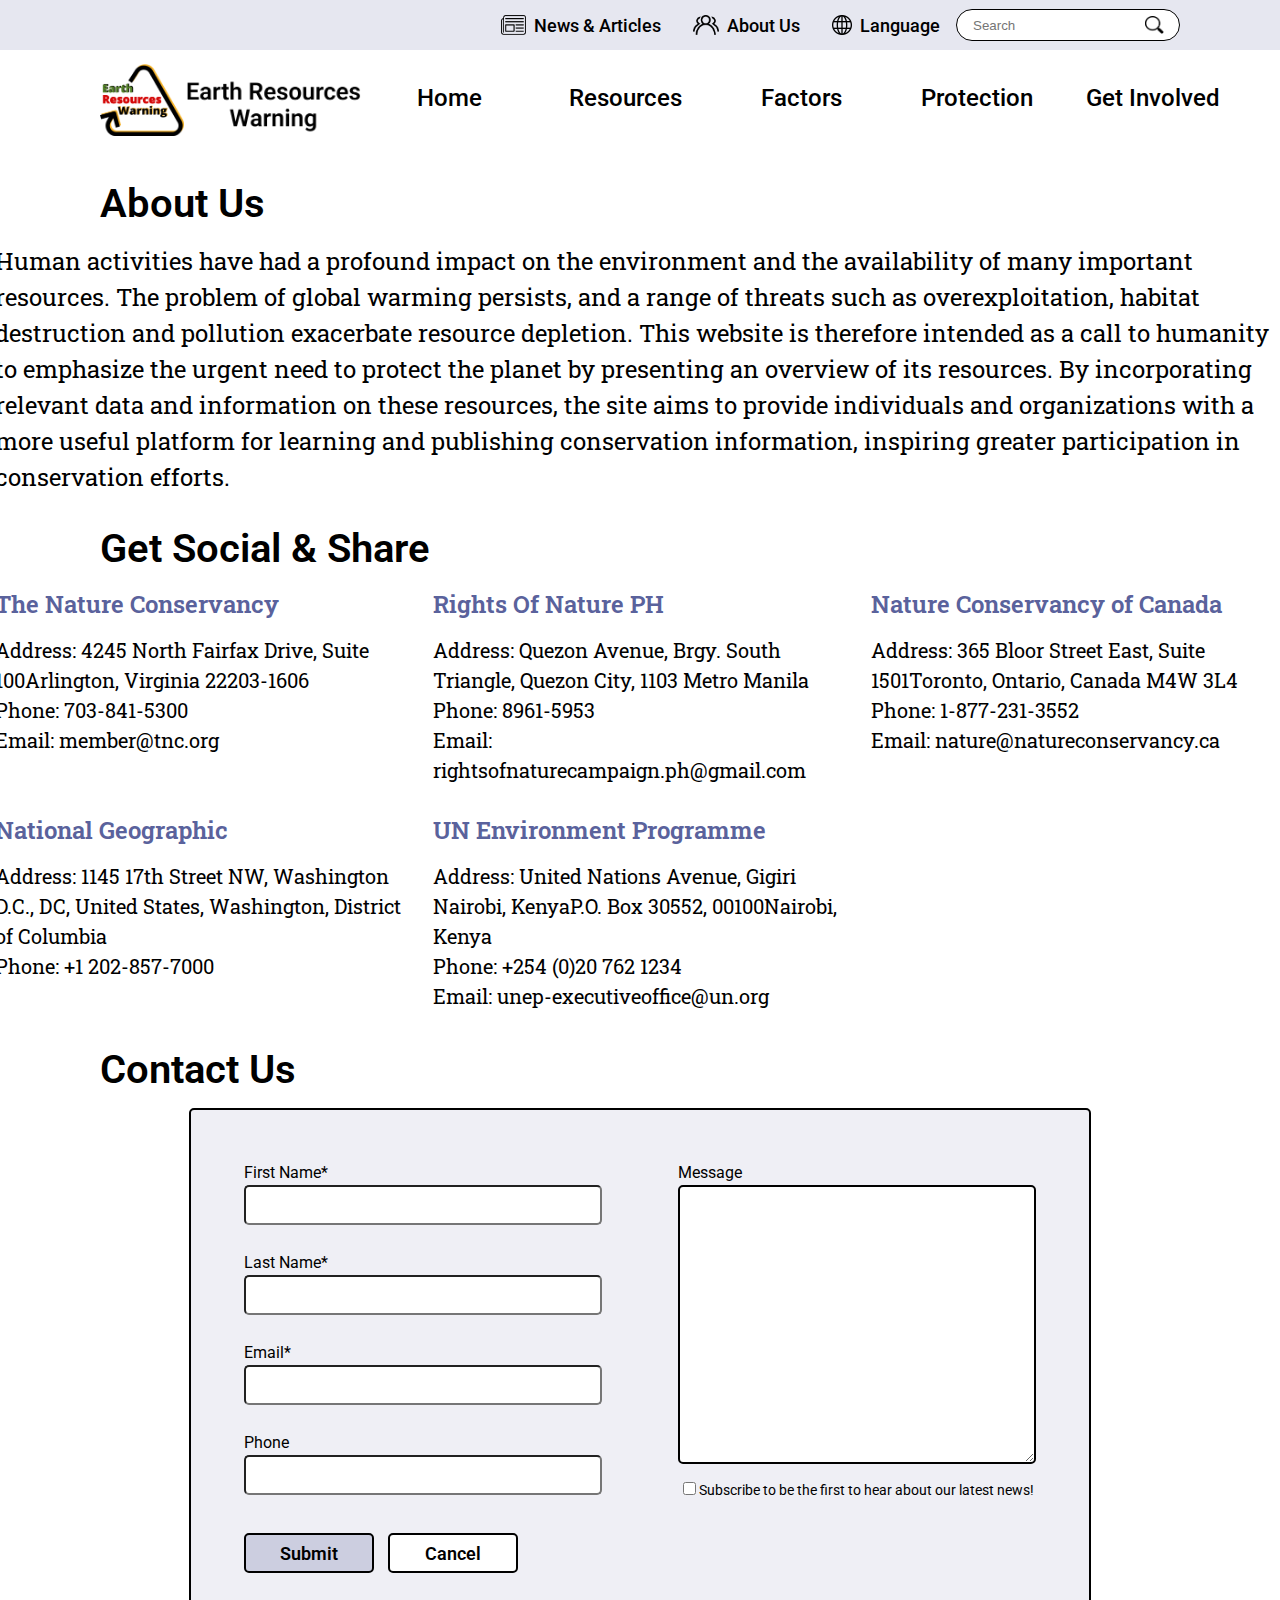
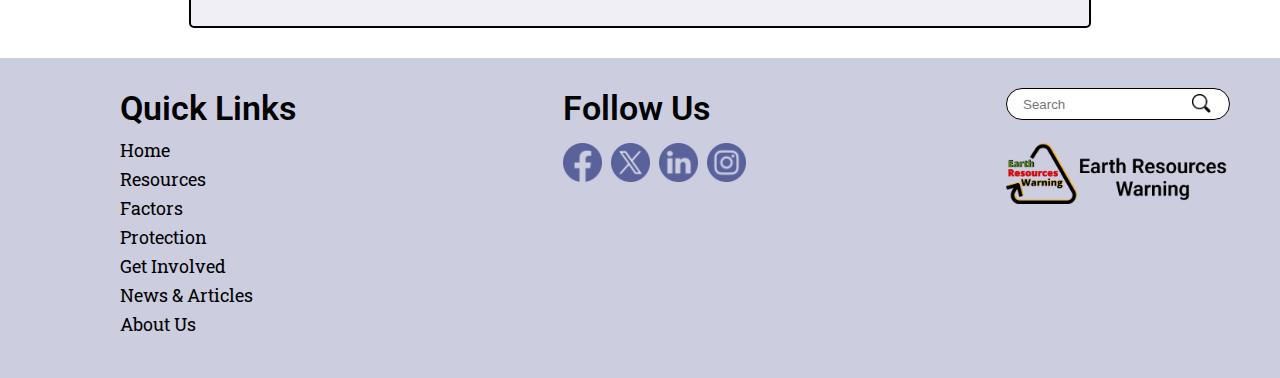
<file: aboutUs.html>
<!DOCTYPE html>
<html lang="en">

<head>
  <meta charset="UTF-8">
  <meta name="viewport" content="width=device-width, initial-scale=1.0">
  <title>Get Involved</title>
  <link rel="stylesheet" href="./global.css">
  <link rel="stylesheet" href="./getInvolved.css">
  <link rel="stylesheet" href="./aboutUs.css">
  <link rel="preconnect" href="https://fonts.googleapis.com">
  <link rel="preconnect" href="https://fonts.gstatic.com" crossorigin>
  <link
    href="https://fonts.googleapis.com/css2?family=Roboto+Slab:wght@400;500;600;700;800;900&family=Roboto:wght@300;400;500;700;900&display=swap"
    rel="stylesheet">
  <script defer src="./global.js"></script>
</head>

<body>
  <!-- header -->
  <header>
    <!-- top-nav -->
    <div class="top-nav">
      <div class="sub-navbar">
        <a href="./news.html"><img class="top-button" src="./images/newsButton.png" alt="newsButton">News & Articles</a>
        <a href="./aboutUs.html"><img class="top-button" src="./images/aboutUsButton.png" alt="aboutUsButton">About
          Us</a>
        <div class="dropdown">
          <button class="Language"><a href="#"><img class="top-button" id="languageButton"
                src="./images/languageButton.png" alt="languageButton">Language
              <i class="fa fa-caret-down"></i></a>
          </button>
          <div class="dropdown-content">
            <a href="#">English</a>
            <a href="#">French</a>
            <a href="#">Chinese</a>
            <a href="#">Spanish</a>
          </div>
        </div>
        <!-- searchForm -->
        <form id="searchForm">
          <input class="search-form" type="text" id="search-input" placeholder="Search">
          <img class="search-button" src="./images/searchButton.png" alt="searchButton">
        </form>
      </div>
    </div>
    <!-- nav -->
    <nav>
      <a href="./index.html"><img id="nav-logo" src="./images/logo.png" alt="logo"></a>
      <ul>
        <li><a href="./index.html" class="nav-title">Home</a></li>
        <li><a href="./resources.html" class="nav-title">Resources</a></li>
        <li><a href="./factors.html" class="nav-title">Factors</a></li>
        <li><a href="./protection.html" class="nav-title">Protection</a></li>
        <li><a href="./getInvolved.html" class="nav-title">Get Involved</a></li>
      </ul>
    </nav>
  </header>
  <!-- main -->
  <main>
    <!-- About Us -->
    <div class="bigbox-resources">
      <h1 class="title">About Us</h1>
      <div id="aboutUs">
        <div class="aboutUs">
          <p class="aboutUs-text">Human activities have had a profound impact on the environment and the availability of
            many important resources. The problem of global warming persists, and a range of threats such as
            overexploitation, habitat destruction and pollution exacerbate resource depletion. This website is therefore
            intended as a call to humanity to emphasize the urgent need to protect the planet by presenting an overview
            of its resources. By incorporating relevant data and information on these resources, the site aims to
            provide individuals and organizations with a more useful platform for learning and publishing conservation
            information, inspiring greater participation in conservation efforts.</p>
        </div>
      </div>
      <!-- Get Social & Share -->
      <h1 class="title">Get Social & Share</h1>
      <div id="getSocial">
        <div class="getSocial">
          <p class="getSocial-title">The Nature Conservancy</p>
          <p class="getSocial-text">Address: 4245 North Fairfax Drive, Suite 100Arlington, Virginia 22203-1606<br>Phone:
            703-841-5300<br>Email: member@tnc.org</p>
        </div>
        <div class="getSocial">
          <p class="getSocial-title">Rights Of Nature PH</p>
          <p class="getSocial-text">Address: Quezon Avenue, Brgy. South Triangle, Quezon City, 1103 Metro
            Manila<br>Phone: 8961-5953<br>Email: rightsofnaturecampaign.ph@gmail.com</p>
        </div>
        <div class="getSocial">
          <p class="getSocial-title">Nature Conservancy of Canada</p>
          <p class="getSocial-text">Address: 365 Bloor Street East, Suite 1501Toronto, Ontario, Canada M4W 3L4<br>Phone:
            1-877-231-3552<br>Email: nature@natureconservancy.ca</p>
        </div>
        <div class="getSocial">
          <p class="getSocial-title">National Geographic</p>
          <p class="getSocial-text">Address: 1145 17th Street NW, Washington D.C., DC, United States, Washington,
            District of Columbia<br>Phone: +1 202-857-7000</p>
        </div>
        <div class="getSocial">
          <p class="getSocial-title">UN Environment Programme</p>
          <p class="getSocial-text">Address: United Nations Avenue, Gigiri Nairobi, KenyaP.O. Box 30552, 00100Nairobi,
            Kenya<br>Phone: +254 (0)20 762 1234<br>Email: unep-executiveoffice@un.org</p>
        </div>
      </div>
    </div>
    <!-- Contact Us -->
    <h1 class="title">Contact Us</h1>
    <div id="form-contant">
      <div id="contactus">
        <div class="contact-left">
          <form action="#" method="post">
            <label for="firstName">
              First Name*
            </label>
            <input type="text" id="firstName" name="firstName" required>
            <label for="lastName">
              Last Name*
            </label>
            <input type="text" id="lastName" name="lastName" required>
            <label for="email">
              Email*
            </label>
            <input type="email" id="email" name="email" required>
            <label for="phone">
              Phone
            </label>
            <input type="number" id="phone" name="phone" required>
            <br>
            <button class="form-button submit">Submit</button>
            <button class="form-button cancel">Cancel</button>
          </form>
        </div>
        <div class="contact-right">
          <form action="#">
            <label for="message">Message</label>
            <textarea id="message" name="message" rows="4" required></textarea>
          </form>
          <form class="subscribe" action="#">
            <input type="checkbox" id="Subscribe" name="Subscribe" value="Subscribe">
            <label id="subscribe" for="Subscribe">Subscribe to be the first to hear about our latest news!</label>
          </form>
        </div>
      </div>
    </div>

  </main>
  <!-- footer -->
  <footer id="footer">
    <div class="footer1">
      <h1 class="footer-title">Quick Links</h1>
      <a class="quick-title" href="./index.html">Home</a>
      <a class="quick-title" href="./resources.html">Resources</a>
      <a class="quick-title" href="./factors.html">Factors</a>
      <a class="quick-title" href="./protection.html">Protection</a>
      <a class="quick-title" href="./getInvolved.html">Get Involved</a>
      <a class="quick-title" href="./news.html">News & Articles</a>
      <a class="quick-title" href="./aboutUs.html">About Us</a>
    </div>
    <div class="footer2">
      <h1 class="footer-title">Follow Us</h1>
      <a class="follow-logo" target="_blank" href="https://www.facebook.com/"><img src="./images/facebook.png"
          alt="facebook"></a>
      <a class="follow-logo" target="_blank" href="https://twitter.com/"><img src="./images/twitter.png"
          alt="twitter"></a>
      <a class="follow-logo" target="_blank" href="https://www.linkedin.com/"><img src="./images/linkedin.png"
          alt="linkedin"></a>
      <a class="follow-logo" target="_blank" href="https://www.instagram.com/"><img src="./images/instagram.png"
          alt="instagram"></a>
    </div>
    <div class="footer3">
      <!-- searchForm -->
      <form>
        <input class="search-form" type="text" id="footer-searchForm" placeholder="Search">
        <img class="footer-search" src="./images/searchButton.png" alt="searchButton">
      </form>
      <a href="./index.html"><img class="footer-logo" src="./images/logo.png" alt="footer-logo"></a>
    </div>
  </footer>
  <img onclick="topFunction()" id="gototop" class="top" src="./images/top.png" alt="gototop">
</body>

</html>
</file>
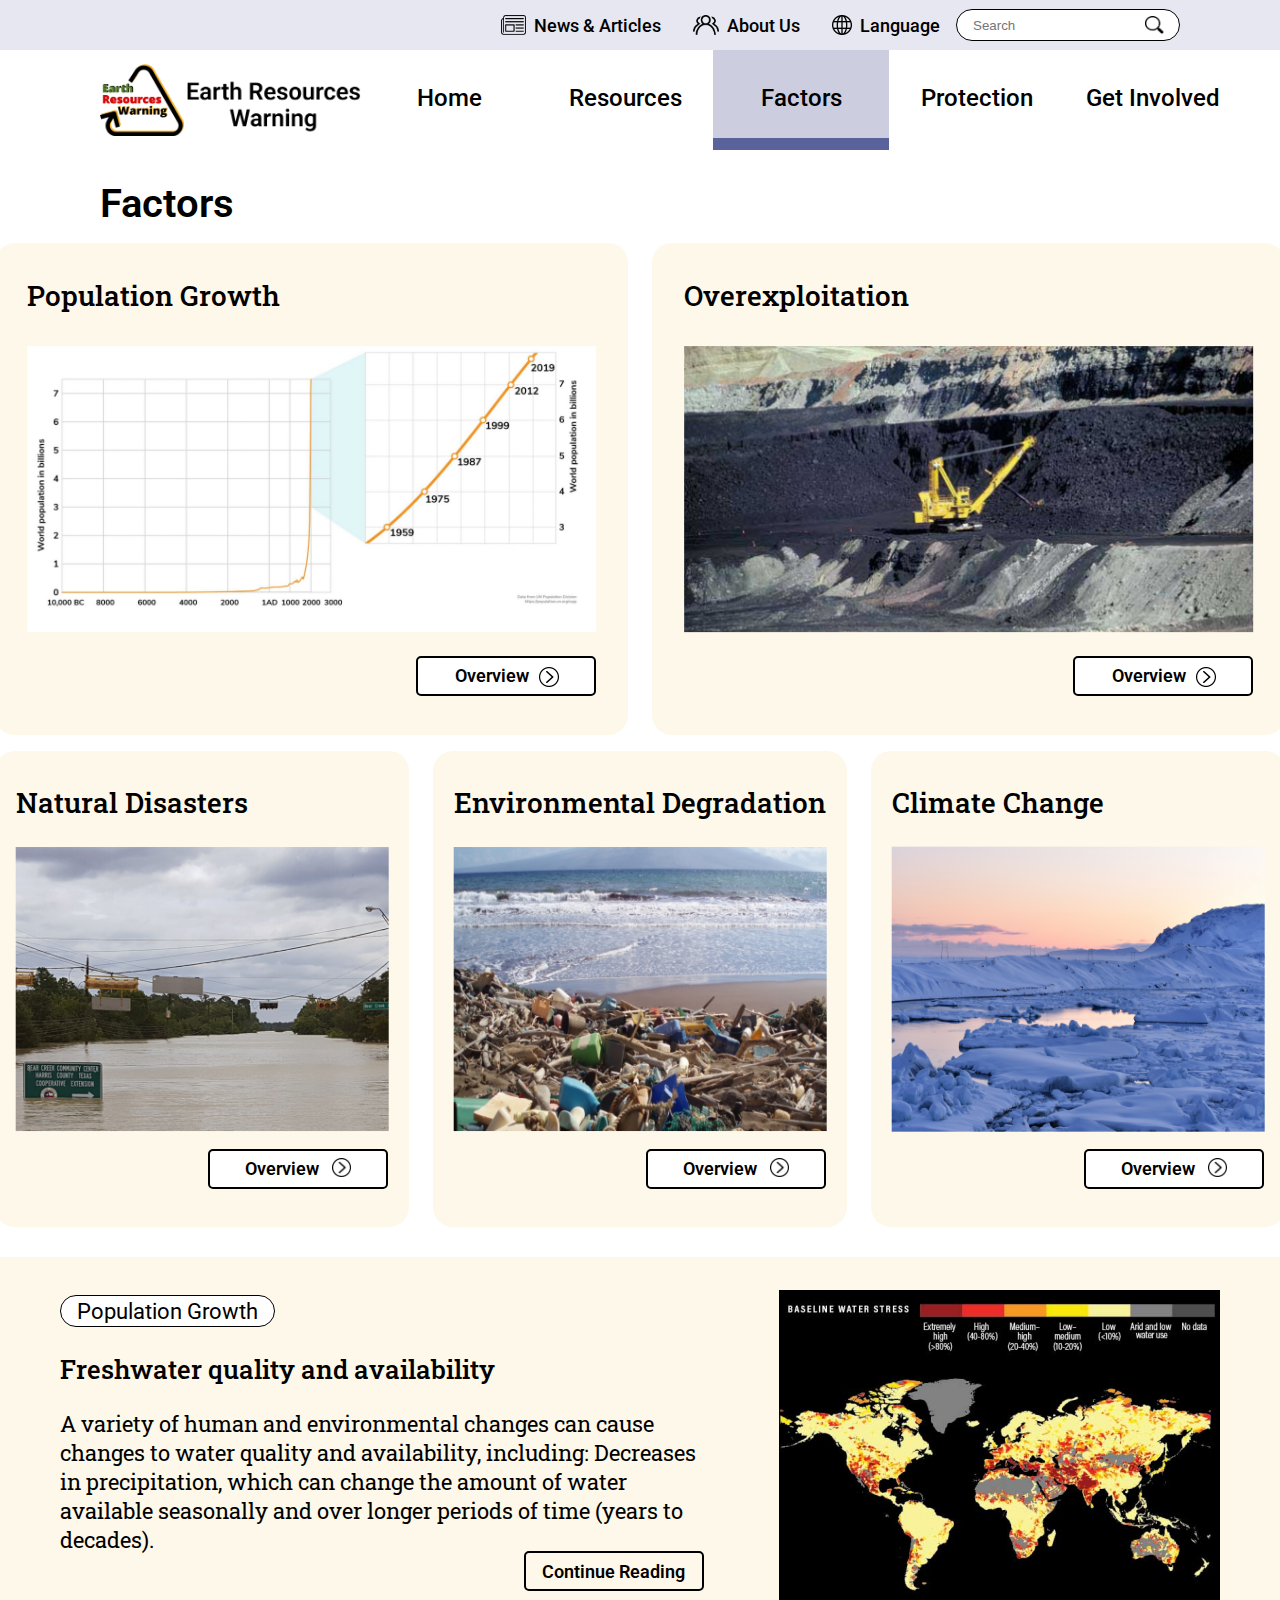
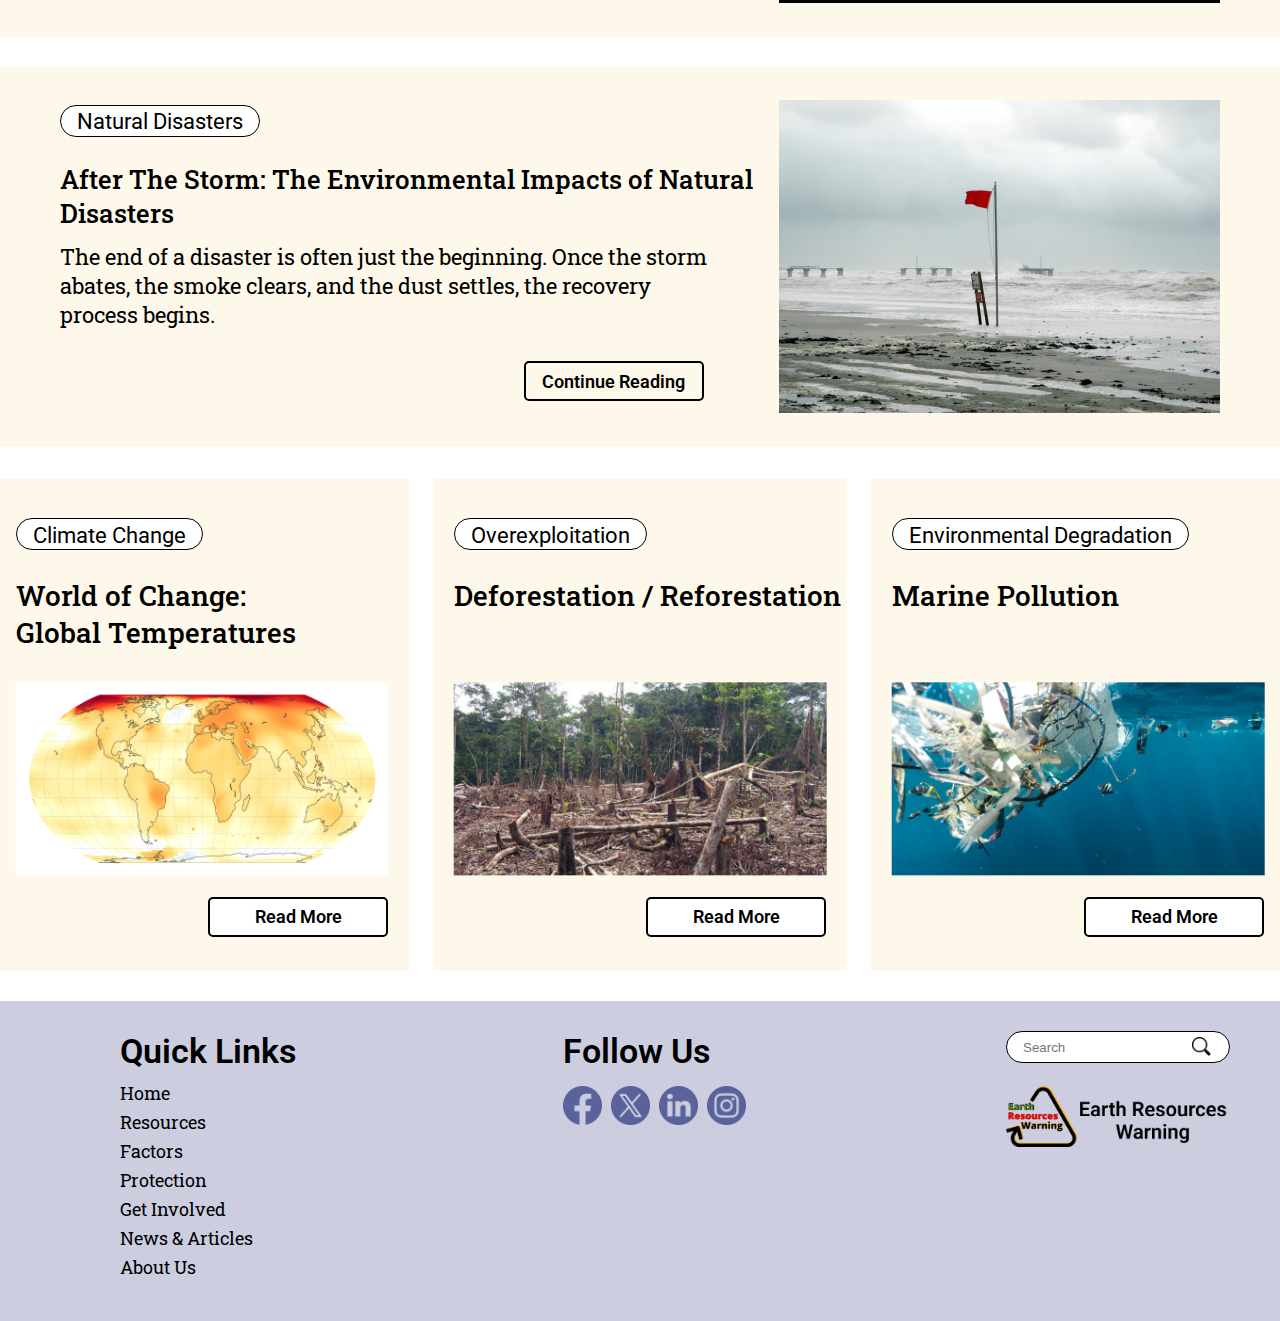
<file: factors.html>
<!DOCTYPE html>
<html lang="en">

<head>
  <meta charset="UTF-8">
  <meta name="viewport" content="width=device-width, initial-scale=1.0">
  <title>Factors</title>
  <link rel="stylesheet" href="./global.css">
  <link rel="stylesheet" href="./resources.css">
  <link rel="stylesheet" href="./factors.css">
  <link rel="preconnect" href="https://fonts.googleapis.com">
  <link rel="preconnect" href="https://fonts.gstatic.com" crossorigin>
  <link
    href="https://fonts.googleapis.com/css2?family=Roboto+Slab:wght@400;500;600;700;800;900&family=Roboto:wght@300;400;500;700;900&display=swap"
    rel="stylesheet">
  <script defer src="./global.js"></script>
</head>

<body>
  <!-- header -->
  <header>
    <!-- top-nav -->
    <div class="top-nav">
      <div class="sub-navbar">
        <a href="./news.html"><img class="top-button" src="./images/newsButton.png" alt="newsButton">News & Articles</a>
        <a href="./aboutUs.html"><img class="top-button" src="./images/aboutUsButton.png" alt="aboutUsButton">About
          Us</a>
        <div class="dropdown">
          <button class="Language"><a href="#"><img class="top-button" id="languageButton"
                src="./images/languageButton.png" alt="languageButton">Language
              <i class="fa fa-caret-down"></i></a>
          </button>
          <div class="dropdown-content">
            <a href="#">English</a>
            <a href="#">French</a>
            <a href="#">Chinese</a>
            <a href="#">Spanish</a>
          </div>
        </div>
        <!-- searchForm -->
        <form id="searchForm">
          <input class="search-form" type="text" id="search-input" placeholder="Search">
          <img class="search-button" src="./images/searchButton.png" alt="searchButton">
        </form>
      </div>
    </div>
    <!-- nav -->
    <nav>
      <a href="./index.html"><img id="nav-logo" src="./images/logo.png" alt="logo"></a>
      <ul>
        <li><a href="./index.html" class="nav-title">Home</a></li>
        <li><a href="./resources.html" class="nav-title">Resources</a></li>
        <li class="nav-active nav-title"><a href="./3.factors.html">Factors</a></li>
        <li><a href="./protection.html" class="nav-title">Protection</a></li>
        <li><a href="./getInvolved.html" class="nav-title">Get Involved</a></li>
      </ul>
    </nav>
  </header>
  <!-- main -->
  <main>
    <div class="bigbox-factors">
      <!-- Factors*2 -->
      <h1 class="title">Factors</h1>
      <div id="factors-2">
        <!-- Factors1 -->
        <div class="factors-item-2">
          <p class="factors-title-2">Population Growth</p>
          <img class="factors-img-2" src="./images/factors4.png" alt="factors4">
          <button class="overview-button-2">
            <span class="overview-2">Overview</span>
            <img class="overview-arrow-2" src="./images/overview-arrow.png" alt="overview-arrow">
          </button>
        </div>
        <!-- Factors2 -->
        <div class="factors-item-2">
          <p class="factors-title-2">Overexploitation</p>
          <img class="factors-img-2" src="./images/factors5.png" alt="factors5">
          <button class="overview-button-2">
            <span class="overview-2">Overview</span>
            <img class="overview-arrow-2" src="./images/overview-arrow.png" alt="overview-arrow">
          </button>
        </div>
      </div>
      <!-- Factors*3 -->
      <div id="factors">
        <!-- Factors3 -->
        <div class="factors-item">
          <p class="factors-title">Natural Disasters</p>
          <img class="factors-img" src="./images/factors1.png" alt="factors1">
          <button class="overview-button">
            <span class="overview">Overview</span>
            <img class="overview-arrow" src="./images/overview-arrow.png" alt="overview-arrow">
          </button>
        </div>
        <!-- Factors4 -->
        <div class="factors-item">
          <p class="factors-title">Environmental Degradation</p>
          <img class="factors-img" src="./images/factors2.png" alt="factors2">
          <button class="overview-button">
            <span class="overview">Overview</span>
            <img class="overview-arrow" src="./images/overview-arrow.png" alt="overview-arrow">
          </button>
        </div>
        <!-- Factors5 -->
        <div class="factors-item">
          <p class="factors-title">Climate Change</p>
          <img class="factors-img" src="./images/factors3.png" alt="factors3">
          <button class="overview-button">
            <span class="overview">Overview</span>
            <img class="overview-arrow" src="./images/overview-arrow.png" alt="overview-arrow">
          </button>
        </div>
      </div>
      <!-- factors-long -->
      <!-- factors-long-1 -->
      <div id="factors-long">
        <div class="factors-long">
          <div class="box-label factors-label">
            Population Growth
          </div>
          <p class="factors-long-title">Freshwater quality and availability</p>
          <p class="factors-long-text">A variety of human and environmental changes can cause changes to water quality
            and availability, including: Decreases in precipitation, which can change the amount of water available
            seasonally and over longer periods of time (years to decades).</p>
          <button class="factors-continue-button">Continue Reading</button>
          <img src="./images/factors6.png" alt="Freshwater quality and availability">
        </div>
      </div>
      <!-- factors-long-2 -->
      <div id="factors-long2">
        <div class="factors-long">
          <div class="box-label factors-label">
            Natural Disasters
          </div>
          <p class="factors-long-title">After The Storm: The Environmental Impacts of Natural Disasters</p>
          <p class="factors-long-text2">The end of a disaster is often just the beginning. Once the storm abates, the
            smoke clears, and the dust settles, the recovery process begins.</p>
          <button class="factors-continue-button">Continue Reading</button>
          <img src="./images/factors7.png" alt="After The Storm">
        </div>
      </div>
      <!-- factors-short -->
      <div id="factors-short">
        <!-- factors-short-1 -->
        <div class="factors-short">
          <div class="box-label factors-short-label">
            Climate Change
          </div>
          <p class="factors-short-title">World of Change: <br>Global Temperatures</p>
          <img src="./images/factors8.png" alt="Global Temperatures">
          <button class="factors-readmore-button">Read More</button>
        </div>
        <!-- factors-short-2 -->
        <div class="factors-short">
          <div class="box-label factors-short-label">
            Overexploitation
          </div>
          <p class="factors-short-title">Deforestation / Reforestation</p>
          <img src="./images/factors9.png" alt="Deforestation / Reforestation">
          <button class="factors-readmore-button">Read More</button>
        </div>
        <!-- factors-short-3 -->
        <div class="factors-short">
          <div class="box-label factors-short-label">
            Environmental Degradation
          </div>
          <p class="factors-short-title">Marine Pollution</p>
          <img src="./images/factors10.png" alt="Marine Pollution">
          <button class="factors-readmore-button">Read More</button>
        </div>
      </div>
    </div>
  </main>
  <!-- footer -->
  <footer id="footer">
    <div class="footer1">
      <h1 class="footer-title">Quick Links</h1>
      <a class="quick-title" href="./index.html">Home</a>
      <a class="quick-title" href="./resources.html">Resources</a>
      <a class="quick-title" href="./factors.html">Factors</a>
      <a class="quick-title" href="./protection.html">Protection</a>
      <a class="quick-title" href="./getInvolved.html">Get Involved</a>
      <a class="quick-title" href="./news.html">News & Articles</a>
      <a class="quick-title" href="./aboutUs.html">About Us</a>
    </div>
    <div class="footer2">
      <h1 class="footer-title">Follow Us</h1>
      <a class="follow-logo" target="_blank" href="https://www.facebook.com/"><img src="./images/facebook.png"
          alt="facebook"></a>
      <a class="follow-logo" target="_blank" href="https://twitter.com/"><img src="./images/twitter.png"
          alt="twitter"></a>
      <a class="follow-logo" target="_blank" href="https://www.linkedin.com/"><img src="./images/linkedin.png"
          alt="linkedin"></a>
      <a class="follow-logo" target="_blank" href="https://www.instagram.com/"><img src="./images/instagram.png"
          alt="instagram"></a>
    </div>
    <div class="footer3">
      <!-- searchForm -->
      <form>
        <input class="search-form" type="text" id="footer-searchForm" placeholder="Search">
        <img class="footer-search" src="./images/searchButton.png" alt="searchButton">
      </form>
      <a href="./index.html"><img class="footer-logo" src="./images/logo.png" alt="footer-logo"></a>
    </div>
  </footer>
  <img onclick="topFunction()" id="gototop" class="top" src="./images/top.png" alt="gototop">
</body>

</html>
</file>
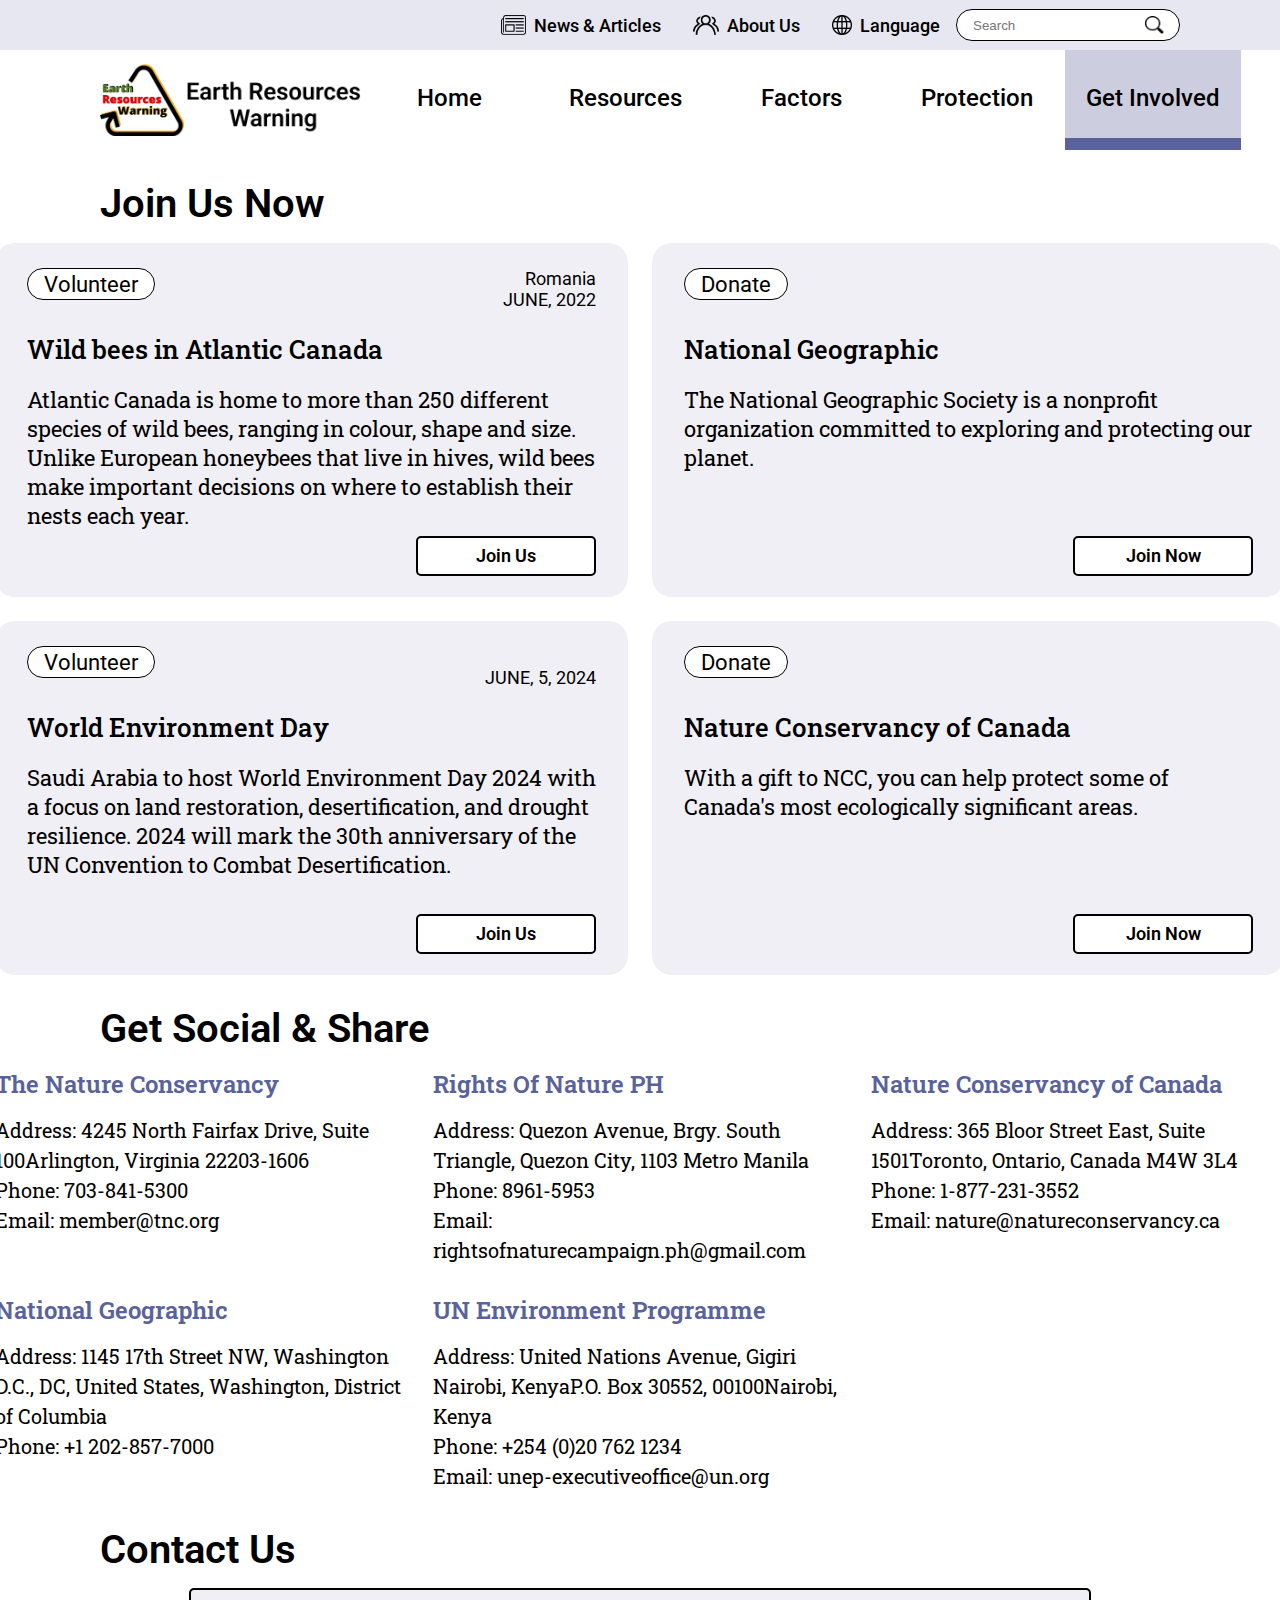
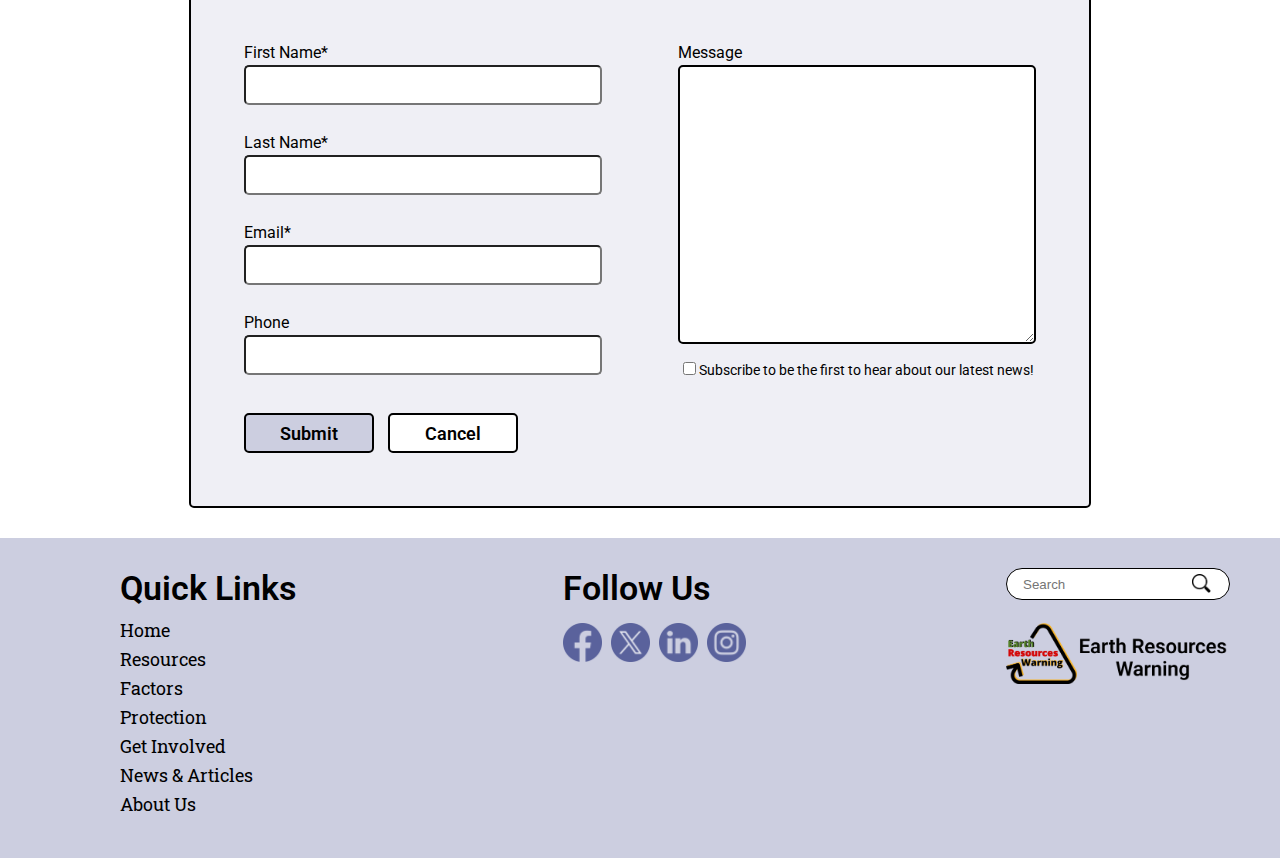
<file: getInvolved.html>
<!DOCTYPE html>
<html lang="en">

<head>
  <meta charset="UTF-8">
  <meta name="viewport" content="width=device-width, initial-scale=1.0">
  <title>Get Involved</title>
  <link rel="stylesheet" href="./global.css">
  <link rel="stylesheet" href="./getInvolved.css">
  <link rel="preconnect" href="https://fonts.googleapis.com">
  <link rel="preconnect" href="https://fonts.gstatic.com" crossorigin>
  <link
    href="https://fonts.googleapis.com/css2?family=Roboto+Slab:wght@400;500;600;700;800;900&family=Roboto:wght@300;400;500;700;900&display=swap"
    rel="stylesheet">
  <script defer src="./global.js"></script>
</head>

<body>
  <!-- header -->
  <header>
    <!-- top-nav -->
    <div class="top-nav">
      <div class="sub-navbar">
        <a href="./news.html"><img class="top-button" src="./images/newsButton.png" alt="newsButton">News & Articles</a>
        <a href="./aboutUs.html"><img class="top-button" src="./images/aboutUsButton.png" alt="aboutUsButton">About
          Us</a>
        <div class="dropdown">
          <button class="Language"><a href="#"><img class="top-button" id="languageButton"
                src="./images/languageButton.png" alt="languageButton">Language
              <i class="fa fa-caret-down"></i></a>
          </button>
          <div class="dropdown-content">
            <a href="#">English</a>
            <a href="#">French</a>
            <a href="#">Chinese</a>
            <a href="#">Spanish</a>
          </div>
        </div>
        <!-- searchForm -->
        <form id="searchForm">
          <input class="search-form" type="text" id="search-input" placeholder="Search">
          <img class="search-button" src="./images/searchButton.png" alt="searchButton">
        </form>
      </div>
    </div>
    <!-- nav -->
    <nav>
      <a href="./index.html"><img id="nav-logo" src="./images/logo.png" alt="logo"></a>
      <ul>
        <li><a href="./index.html" class="nav-title">Home</a></li>
        <li><a href="./resources.html" class="nav-title">Resources</a></li>
        <li><a href="./factors.html" class="nav-title">Factors</a></li>
        <li><a href="./protection.html" class="nav-title">Protection</a></li>
        <li class="nav-active nav-title"><a href="./getInvolved.html">Get Involved</a></li>
      </ul>
    </nav>
  </header>
  <!-- main -->
  <main>
    <!-- Join Us Now -->
    <div class="big-getInvolved">
      <h1 class="title">Join Us Now</h1>
      <div id="getInvolved">
        <!-- getInvolved1 -->
        <div class="getInvolved1">
          <div class="box-label takeaction-label">
            Volunteer
          </div>
          <p class="date">
            Romania
            <br>JUNE, 2022
          </p>
          <p class="getInvolved-title">Wild bees in Atlantic Canada</p>
          <p class="getInvolved-text">Atlantic Canada is home to more than 250 different species of wild bees, ranging
            in colour, shape and size. Unlike European honeybees that live in hives, wild bees make important decisions
            on where to establish their nests each year.</p>
          <button class="joinus-button">
            Join Us
          </button>
        </div>
        <!-- getInvolved2 -->
        <div class="getInvolved1">
          <div class="box-label takeaction-label">
            Donate
          </div>
          <p class="date">

            <br>
          </p>
          <p class="getInvolved-title">National Geographic</p>
          <p class="getInvolved-text">The National Geographic Society is a nonprofit organization committed to exploring
            and protecting our planet.</p>
          <button class="joinus-button">
            Join Now
          </button>
        </div>
        <!-- getInvolved3 -->
        <div class="getInvolved1">
          <div class="box-label takeaction-label">
            Volunteer
          </div>
          <p class="date">

            <br>JUNE, 5, 2024
          </p>
          <p class="getInvolved-title">World Environment Day</p>
          <p class="getInvolved-text">Saudi Arabia to host World Environment Day 2024 with a focus on land restoration,
            desertification, and drought resilience. 2024 will mark the 30th anniversary of the UN Convention to Combat
            Desertification.</p>
          <button class="joinus-button">
            Join Us
          </button>
        </div>
        <!-- getInvolved4 -->
        <div class="getInvolved1">
          <div class="box-label takeaction-label">
            Donate
          </div>
          <p class="date">

            <br>
          </p>
          <p class="getInvolved-title">Nature Conservancy of Canada</p>
          <p class="getInvolved-text">With a gift to NCC, you can help protect some of Canada's most ecologically
            significant areas.</p>
          <button class="joinus-button">
            Join Now
          </button>
        </div>
      </div>
      <!-- Get Social & Share -->
      <h1 class="title">Get Social & Share</h1>
      <div id="getSocial">
        <div class="getSocial">
          <p class="getSocial-title">The Nature Conservancy</p>
          <p class="getSocial-text">Address: 4245 North Fairfax Drive, Suite 100Arlington, Virginia 22203-1606<br>Phone:
            703-841-5300<br>Email: member@tnc.org</p>
        </div>
        <div class="getSocial">
          <p class="getSocial-title">Rights Of Nature PH</p>
          <p class="getSocial-text">Address: Quezon Avenue, Brgy. South Triangle, Quezon City, 1103 Metro
            Manila<br>Phone: 8961-5953<br>Email: rightsofnaturecampaign.ph@gmail.com</p>
        </div>
        <div class="getSocial">
          <p class="getSocial-title">Nature Conservancy of Canada</p>
          <p class="getSocial-text">Address: 365 Bloor Street East, Suite 1501Toronto, Ontario, Canada M4W 3L4<br>Phone:
            1-877-231-3552<br>Email: nature@natureconservancy.ca</p>
        </div>
        <div class="getSocial">
          <p class="getSocial-title">National Geographic</p>
          <p class="getSocial-text">Address: 1145 17th Street NW, Washington D.C., DC, United States, Washington,
            District of Columbia<br>Phone: +1 202-857-7000</p>
        </div>
        <div class="getSocial">
          <p class="getSocial-title">UN Environment Programme</p>
          <p class="getSocial-text">Address: United Nations Avenue, Gigiri Nairobi, KenyaP.O. Box 30552, 00100Nairobi,
            Kenya<br>Phone: +254 (0)20 762 1234<br>Email: unep-executiveoffice@un.org</p>
        </div>
      </div>
    </div>
    <!-- Contact Us -->
    <h1 class="title">Contact Us</h1>
    <div id="form-contant">
      <div id="contactus">
        <div class="contact-left">
          <form action="#" method="post">
            <label for="firstName">
              First Name*
            </label>
            <input type="text" id="firstName" name="firstName" required>
            <label for="lastName">
              Last Name*
            </label>
            <input type="text" id="lastName" name="lastName" required>
            <label for="email">
              Email*
            </label>
            <input type="email" id="email" name="email" required>
            <label for="phone">
              Phone
            </label>
            <input type="number" id="phone" name="phone" required>
            <br>
            <button class="form-button submit">Submit</button>
            <button class="form-button cancel">Cancel</button>
          </form>
        </div>
        <div class="contact-right">
          <form action="#">
            <label for="message">Message</label>
            <textarea id="message" name="message" rows="4" required></textarea>
          </form>
          <form class="subscribe" action="#">
            <input type="checkbox" id="Subscribe" name="Subscribe" value="Subscribe">
            <label id="subscribe" for="Subscribe">Subscribe to be the first to hear about our latest news!</label>
          </form>
        </div>
      </div>
    </div>
  </main>
  <!-- footer -->
  <footer id="footer">
    <div class="footer1">
      <h1 class="footer-title">Quick Links</h1>
      <a class="quick-title" href="./index.html">Home</a>
      <a class="quick-title" href="./resources.html">Resources</a>
      <a class="quick-title" href="./factors.html">Factors</a>
      <a class="quick-title" href="./protection.html">Protection</a>
      <a class="quick-title" href="./getInvolved.html">Get Involved</a>
      <a class="quick-title" href="./news.html">News & Articles</a>
      <a class="quick-title" href="./aboutUs.">About Us</a>
    </div>
    <div class="footer2">
      <h1 class="footer-title">Follow Us</h1>
      <a class="follow-logo" target="_blank" href="https://www.facebook.com/"><img src="./images/facebook.png"
          alt="facebook"></a>
      <a class="follow-logo" target="_blank" href="https://twitter.com/"><img src="./images/twitter.png"
          alt="twitter"></a>
      <a class="follow-logo" target="_blank" href="https://www.linkedin.com/"><img src="./images/linkedin.png"
          alt="linkedin"></a>
      <a class="follow-logo" target="_blank" href="https://www.instagram.com/"><img src="./images/instagram.png"
          alt="instagram"></a>
    </div>
    <div class="footer3">
      <!-- searchForm -->
      <form>
        <input class="search-form" type="text" id="footer-searchForm" placeholder="Search">
        <img class="footer-search" src="./images/searchButton.png" alt="searchButton">
      </form>
      <a href="./index.html"><img class="footer-logo" src="./images/logo.png" alt="footer-logo"></a>
    </div>
  </footer>
  <img onclick="topFunction()" id="gototop" class="top" src="./images/top.png" alt="gototop">
</body>

</html>
</file>
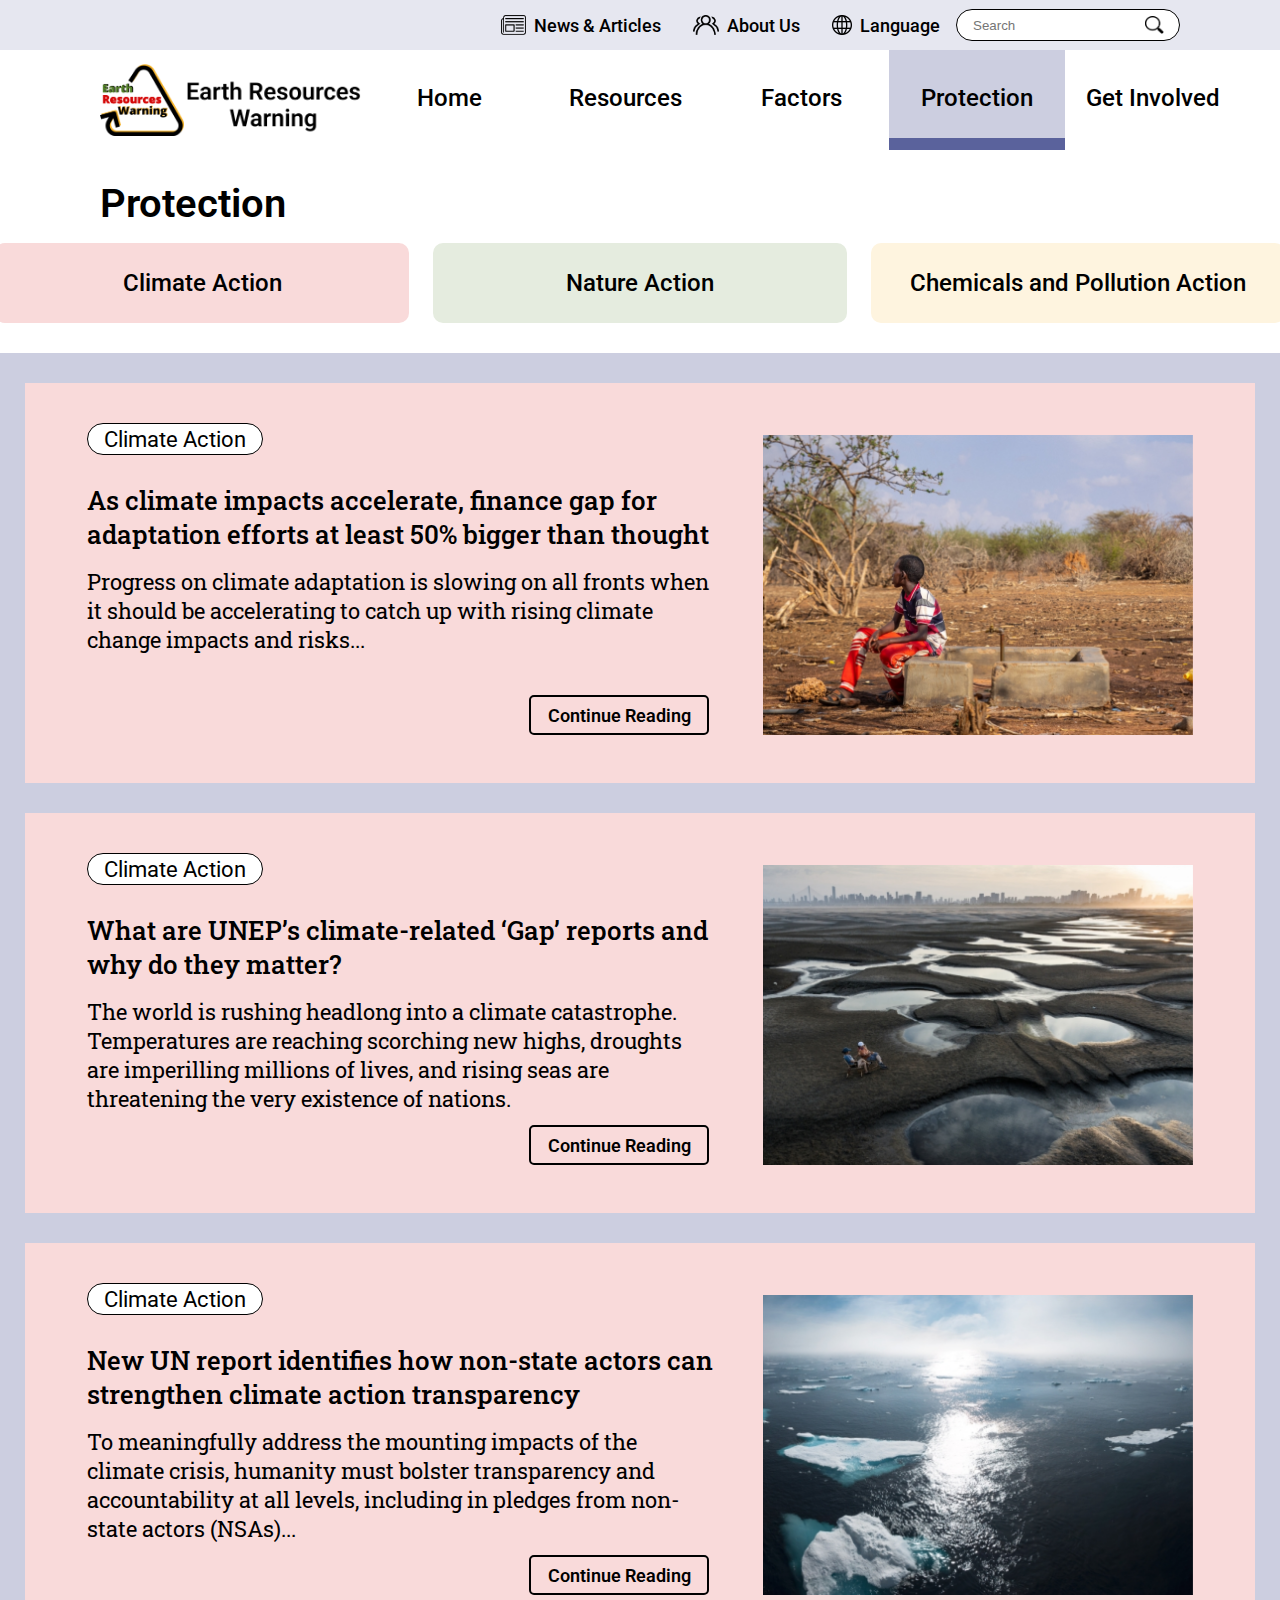
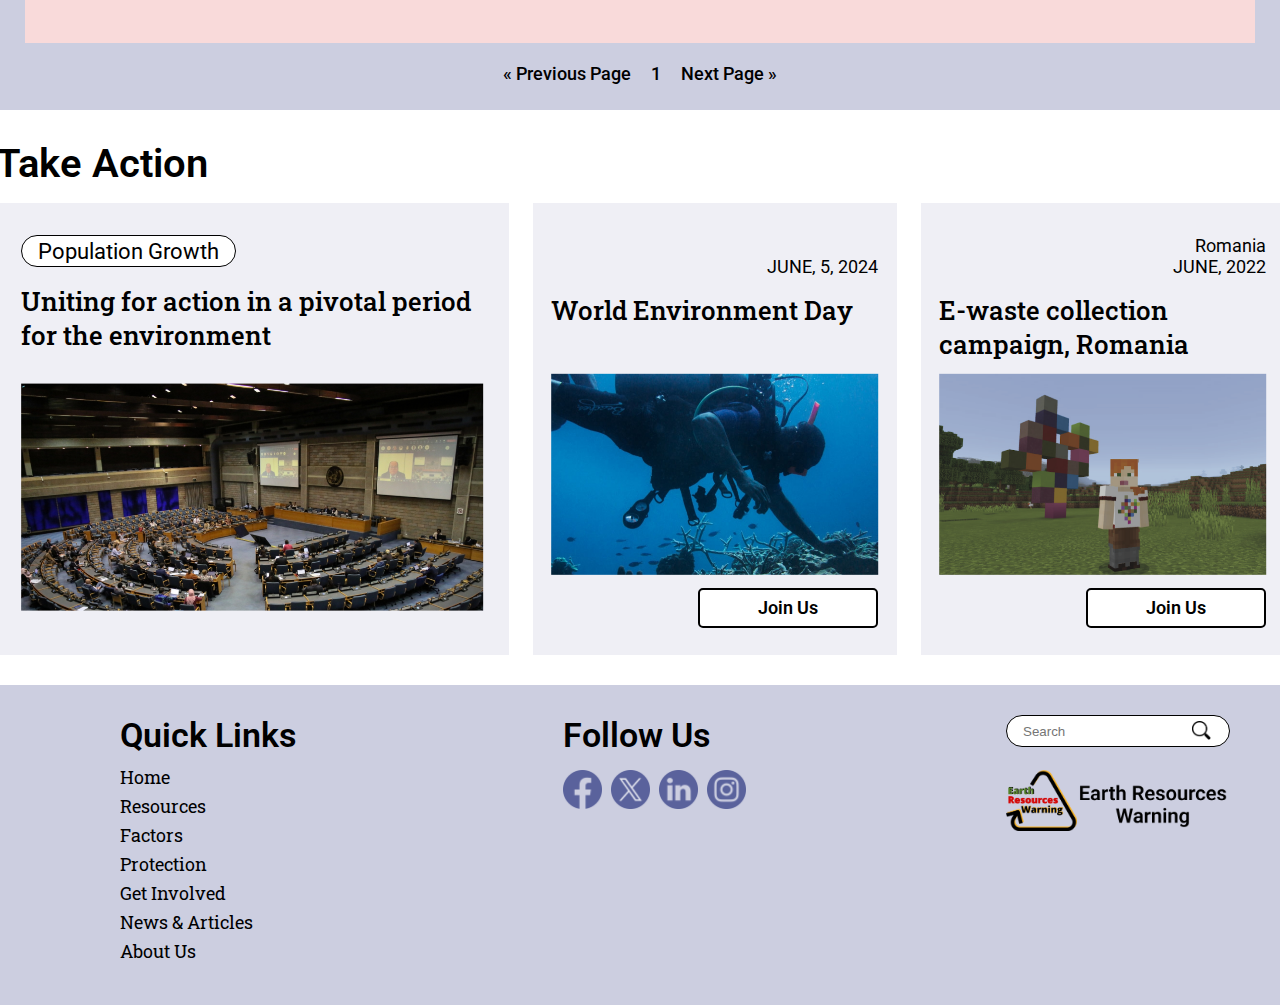
<file: protection.html>
<!DOCTYPE html>
<html lang="en">

<head>
  <meta charset="UTF-8">
  <meta name="viewport" content="width=device-width, initial-scale=1.0">
  <title>Protection</title>
  <link rel="stylesheet" href="./global.css">
  <link rel="stylesheet" href="./resources.css">
  <link rel="stylesheet" href="./factors.css">
  <link rel="stylesheet" href="./protection.css">
  <link rel="preconnect" href="https://fonts.googleapis.com">
  <link rel="preconnect" href="https://fonts.gstatic.com" crossorigin>
  <link
    href="https://fonts.googleapis.com/css2?family=Roboto+Slab:wght@400;500;600;700;800;900&family=Roboto:wght@300;400;500;700;900&display=swap"
    rel="stylesheet">
  <script defer src="./global.js"></script>
</head>

<body>
  <!-- header -->
  <header>
    <!-- top-nav -->
    <div class="top-nav">
      <div class="sub-navbar">
        <a href="./news.html"><img class="top-button" src="./images/newsButton.png" alt="newsButton">News & Articles</a>
        <a href="./aboutUs.html"><img class="top-button" src="./images/aboutUsButton.png" alt="aboutUsButton">About
          Us</a>
        <div class="dropdown">
          <button class="Language"><a href="#"><img class="top-button" id="languageButton"
                src="./images/languageButton.png" alt="languageButton">Language
              <i class="fa fa-caret-down"></i></a>
          </button>
          <div class="dropdown-content">
            <a href="#">English</a>
            <a href="#">French</a>
            <a href="#">Chinese</a>
            <a href="#">Spanish</a>
          </div>
        </div>
        <!-- searchForm -->
        <form id="searchForm">
          <input class="search-form" type="text" id="search-input" placeholder="Search">
          <img class="search-button" src="./images/searchButton.png" alt="searchButton">
        </form>
      </div>
    </div>
    <!-- nav -->
    <nav>
      <a href="./index.html"><img id="nav-logo" src="./images/logo.png" alt="logo"></a>
      <ul>
        <li><a href="./index.html" class="nav-title">Home</a></li>
        <li><a href="./resources.html" class="nav-title">Resources</a></li>
        <li><a href="./factors.html" class="nav-title">Factors</a></li>
        <li class="nav-active nav-title"><a href="./protection.html">Protection</a></li>
        <li><a href="./getInvolved.html" class="nav-title">Get Involved</a></li>
      </ul>
    </nav>
  </header>
  <!-- main -->
  <main>
    <div class="bigbox-resources">
      <h1 class="title">Protection</h1>
      <div class="protection-menu">
        <div class="menu protection-menu1">
          <a href="./protection.html"><span>Climate Action</span></a>
        </div>
        <div class="menu protection-menu2">
          <a href="./protection2.html"><span>Nature Action</span></a>
        </div>
        <div class="menu protection-menu3">
          <a href="./protection3.html"><span>Chemicals and Pollution Action</span></a>
        </div>
      </div>
      <!-- protection-long -->
      <div class="long-bgc">
        <!-- protection-long-1 -->
        <div class="protection-big">
          <div class="protection-long">
            <div class="box-label factors-label">
              Climate Action
            </div>
            <p class="factors-long-title">As climate impacts accelerate, finance gap for adaptation efforts at least 50%
              bigger than thought</p>
            <p class="factors-long-text2">Progress on climate adaptation is slowing on all fronts when it should be
              accelerating to catch up with rising climate change impacts and risks...</p>
            <button class="factors-continue-button">Continue Reading</button>
            <img src="./images/protection1.png"
              alt="As climate impacts accelerate, finance gap for adaptation efforts at least 50% bigger than thought">
          </div>
        </div>
        <!-- protection-long-2 -->
        <div class="protection-big">
          <div class="protection-long">
            <div class="box-label factors-label">
              Climate Action
            </div>
            <p class="factors-long-title">What are UNEP’s climate-related ‘Gap’ reports and why do they matter?</p>
            <p class="factors-long-text2">The world is rushing headlong into a climate catastrophe. Temperatures are
              reaching scorching new highs, droughts are imperilling millions of lives, and rising seas are threatening
              the very existence of nations.</p>
            <button class="factors-continue-button">Continue Reading</button>
            <img src="./images/protection2.png"
              alt="What are UNEP’s climate-related ‘Gap’ reports and why do they matter?">
          </div>
        </div>
        <!-- protection-long-3 -->
        <div class="protection-big">
          <div class="protection-long">
            <div class="box-label factors-label">
              Climate Action
            </div>
            <p class="factors-long-title">New UN report identifies how non-state actors can strengthen climate action
              transparency</p>
            <p class="factors-long-text2">To meaningfully address the mounting impacts of the climate crisis, humanity
              must bolster transparency and accountability at all levels, including in pledges from non-state actors
              (NSAs)...</p>
            <button class="factors-continue-button">Continue Reading</button>
            <img src="./images/protection3.png"
              alt="New UN report identifies how non-state actors can strengthen climate action transparency">
          </div>
        </div>
        <!-- previousPage-nextPage -->
        <div id="previousPage-nextPage">
          <div class="previousPage-nextPage">
            <a href="#" class="previousPage">&laquo; Previous Page</a>
            <span>1</span>
            <a href="#" class="nextPage">Next Page &raquo;</a>
          </div>
        </div>
      </div>
      <!-- Take Action -->
      <div class="big-takeaction">
        <h1 class="title">Take Action</h1>
        <div id="takeaction">
          <!-- Take Action1 -->
          <div class="takeaction1">
            <div class="box-label takeaction-label">
              Population Growth
            </div>
            <p class="takeaction-title1">Uniting for action in a pivotal period for the environment</p>
            <img class="takeaction-img1" src="./images/takeAction1.png" alt="takeAction1">
          </div>
          <!-- Take Action2 -->
          <div class="takeaction-item takeaction2">
            <p class="date">
              <br>
              JUNE, 5, 2024
            </p>
            <p class="takeaction-title takeaction-title2">World Environment Day</p>
            <img class="takeaction-img2" src="./images/takeAction2.png" alt="takeaction2">
            <button class="joinus-button">
              Join Us
            </button>
          </div>
          <!-- Take Action3 -->
          <div class="takeaction-item takeaction3">
            <p class="date">
              Romania
              <br>JUNE, 2022
            </p>
            <p class="takeaction-title takeaction-title3">E-waste collection campaign, Romania</p>
            <img class="takeaction-img2" src="./images/takeAction3.png" alt="takeaction3">
            <button class="joinus-button">
              Join Us
            </button>
          </div>
        </div>
      </div>
  </main>
  <!-- footer -->
  <footer id="footer">
    <div class="footer1">
      <h1 class="footer-title">Quick Links</h1>
      <a class="quick-title" href="./index.html">Home</a>
      <a class="quick-title" href="./resources.html">Resources</a>
      <a class="quick-title" href="./factors.html">Factors</a>
      <a class="quick-title" href="./protection.html">Protection</a>
      <a class="quick-title" href="./getInvolved.html">Get Involved</a>
      <a class="quick-title" href="./news.html">News & Articles</a>
      <a class="quick-title" href="./aboutUs.html">About Us</a>
    </div>
    <div class="footer2">
      <h1 class="footer-title">Follow Us</h1>
      <a class="follow-logo" target="_blank" href="https://www.facebook.com/"><img src="./images/facebook.png"
          alt="facebook"></a>
      <a class="follow-logo" target="_blank" href="https://twitter.com/"><img src="./images/twitter.png"
          alt="twitter"></a>
      <a class="follow-logo" target="_blank" href="https://www.linkedin.com/"><img src="./images/linkedin.png"
          alt="linkedin"></a>
      <a class="follow-logo" target="_blank" href="https://www.instagram.com/"><img src="./images/instagram.png"
          alt="instagram"></a>
    </div>
    <div class="footer3">
      <!-- searchForm -->
      <form>
        <input class="search-form" type="text" id="footer-searchForm" placeholder="Search">
        <img class="footer-search" src="./images/searchButton.png" alt="searchButton">
      </form>
      <a href="./index.html"><img class="footer-logo" src="./images/logo.png" alt="footer-logo"></a>
    </div>
  </footer>
  <img onclick="topFunction()" id="gototop" class="top" src="./images/top.png" alt="gototop">
</body>

</html>
</file>
<file: global.css>
:root {
  /* font family */
  --fontH1: 'Roboto', sans-serif, Arial;
  --fontmainH1: 'Roboto Slab', serif, Times New Roman;

  /* font size */
  --fontSizeH1: 2.875em;
  --fontSizeH2: 2.125em;
  --fontSizeH3: 1.75em;
  --fontSizeH4: 1.625em;
  --fontSizeH5: 1.5em;
  --fontSizeH6: 1.375em;
  --fontSizeH7: 1.125em;
  --fontSizeH8: 1em;
  --fontSizeH9: 0.875em;

  /* colors */
  --blue1: #5a629c;
  --blue2: #cccee0;
  --blue3: #e6e7f0;
  --blue4: #efeff5;
  --green2: #cad8bc;
  --green3: #e5ecdf;
  --red2: #f2b2b2;
  --red3: #f9dada;
  --yellow2: #fde8be;
  --yellow3: #fef4df;
  --yellow4: #fef8ea;


}

* {
  box-sizing: border-box;
  text-decoration: none;
  list-style: none;
  padding: 0;
  margin: 0;
}

/* body {
  display: flex;
  flex-direction: column;
  justify-content: center;
  align-items: center;
}

header,
main,
footer {
  width: 100%;
} */

/* header */
/* top-nav */
.top-nav {
  font-family: var(--fontH1);
  font-weight: 500;
  padding: 0 6.25rem;
  height: 3.125rem;
  background-color: var(--blue3);
  display: flex;

}

.sub-navbar {
  margin-left: auto;
  display: flex;
  font-size: var(--fontSizeH7);
  font-weight: 500;
  align-items: center;
  /* overflow: hidden; */

}

.sub-navbar a {
  display: flex;
  color: black;
  padding: 0.875rem 1rem;
  text-decoration: none;
  overflow: hidden;
}

.top-button {
  margin-right: 0.5rem;
  height: 1.25rem;
}

.dropdown {
  position: relative;
  display: inline-block;
}

.dropdown .Language {
  border: none;
  outline: none;
  background-color: inherit;
  font-family: inherit;
  font-size: inherit;
  font-weight: inherit;
}

.sub-navbar a:hover,
.dropdown:hover .Language {
  background-color: var(--blue2);
}

.dropdown-content {
  display: none;
  position: absolute;
  top: 100%;
  left: 0;
  background-color: white;
  min-width: 9rem;
  box-shadow: 0 0.5rem 1rem 0 rgba(0, 0, 0, 0.2);
  z-index: 1;
}

.dropdown-content a {
  font-size: inherit;
  float: none;
  color: black;
  text-decoration: none;
  display: block;
  text-align: left;
}

.dropdown-content a:hover {
  background-color: var(--blue2);
}

.dropdown:hover .dropdown-content {
  display: block;
}

/* searchForm */
#searchForm {
  position: relative;
  display: flex;
  align-items: center;
}

.search-form {
  width: 14rem;
  height: 2rem;
  border: 1px solid black;
  border-radius: 1.25rem;
  padding: 0.3125rem 2.5rem 0.3125rem 1rem;
}

.search-button {
  cursor: pointer;
  position: absolute;
  width: 1.2rem;
  right: 1rem;
}

/* nav */
nav {
  display: flex;
  width: 100%;
  padding: 0 6.25rem;
  height: 6.25rem;

}

nav ul {
  display: flex;
  margin-left: auto;
  font-family: var(--fontH1);
  font-weight: 500;
}

nav li {
  text-align: center;
  overflow: hidden;
}

nav li a {
  display: block;
  color: black;
  line-height: 6rem;
}

nav li:hover:not(.nav-active) {
  background-color: var(--blue2);
}

.nav-title {
  width: 11rem;
  font-size: var(--fontSizeH5);
}

#nav-logo {
  height: 6.25rem;
  padding: 0.875rem 0;
}

.nav-active {
  background-color: var(--blue2);
  border-bottom: 0.8rem solid var(--blue1);
}

/* Banner-Slideshow */
.slideshow-containter {
  font-family: var(--fontmainH1);
  width: 100%;
  height: 100%;
  position: relative;
}

.banner-title {
  font-weight: 700;
}

.banner-text {
  font-weight: 600;
}

.banner-img {
  width: 100%;
  height: 100%;
}

.slide-box {
  display: none;
  position: relative;
}

/* banner-arrow */
.banner-arrow {
  width: 1.875rem;
  height: auto;
}

.prev,
.next {
  cursor: pointer;
  position: absolute;
  top: 0;
  width: 5%;
  height: 99%;
  text-align: center;
  display: flex;
  align-items: center;
  justify-content: center;
}

.next {
  right: 0;
}

.prev:hover,
.next:hover {
  background-color: rgba(60, 60, 76, 0.7);
}

/* banner-text */
.banner-title {
  font-size: var(--fontSizeH1);
  color: #fff;
  position: absolute;
  top: 20%;
  left: 7%;
}

.banner-text {
  color: #fff;
  font-size: var(--fontSizeH3);
  position: absolute;
  top: 35%;
  left: 7%;
  width: 55%;
  text-align: left;
}

/* img-resource text */
.img-resource {
  color: #f2f2f2;
  font-size: var(--fontSizeH8);
  padding: 0.5rem 0.75rem;
  position: absolute;
  bottom: 5%;
  right: 7%;
}

/* dots */
.dots-box {
  text-align: center;
}

.dot {
  cursor: pointer;
  height: 1rem;
  width: 1rem;
  margin: 0 0.125rem;
  background-color: #cccee0;
  border-radius: 50%;
  display: inline-block;
}

.active,
.dot:hover {
  background-color: #5a629c;
}

.bigbox-resources,
.bigbox-news,
.bigbox-factors,
.big-takeaction,
.big-getInvolved {
  display: flex;
  align-items: center;
  justify-content: center;
  flex-direction: column;
}

/* resources */
.title {
  width: 100%;
  padding: 1.875rem 0 0 6.25rem;
  font-family: var(--fontH1);
  font-size: 2.5rem;
  font-weight: 600;
  align-self: flex-start;
}

.title a {
  color: black;
}

#resources-index {
  display: grid;
  grid-template-columns: repeat(4, 19rem);
  grid-template-rows: repeat(1, 21rem);
  gap: 1.5rem;
  padding: 1rem 6.25rem 0 6.25rem;
}

#resources {
  display: grid;
  grid-template-columns: repeat(4, 19rem);
  grid-template-rows: repeat(1, 21rem);
  gap: 1.5rem;
  padding: 1rem 6.25rem 0 6.25rem;
}

.resources-box {
  position: relative;
  background-color: var(--blue4);
}

.box-label {
  height: 2rem;
  padding: 0.2rem 1rem;
  border-radius: 1.25rem;
  font-size: var(--fontSizeH6);
  font-family: var(--fontH1);
}

.resources-label {
  position: absolute;
  left: 5%;
  top: 6%;
}

.label1 {
  background: var(--blue2);
}

.label2 {
  background: var(--yellow2);
}

.label3 {
  background: var(--green2);
}

.label4 {
  background: var(--red2);
}

.box-title {
  position: absolute;
  left: 5%;
  top: 20%;
  font-size: var(--fontSizeH6);
  font-family: var(--fontmainH1);
  font-weight: 500;
}

.box-title4 {
  position: absolute;
  left: 5%;
  top: 20%;
  font-size: var(--fontSizeH5);
  font-family: var(--fontmainH1);
  font-weight: 500;
}

.box-img {
  position: absolute;
  width: 90%;
  top: 65%;
  left: 50%;
  transform: translate(-50%, -40%);
}

/* news */
#news {
  display: grid;
  grid-template-columns: repeat(2, 39.5625rem);
  grid-template-rows: repeat(1, 21rem);
  gap: 1.5rem;
  padding: 1rem 6.25rem 0 6.25rem;
}

.news-img {
  position: relative;
  background-size: cover;
  background-position: center;
  background-repeat: no-repeat;
  width: 100%;
  height: 100%;
}

.news1 {
  background-image: url(./images/news1.png);
}

.news2 {
  background-image: url(./images/news2.png);
}

.news-label1 {
  position: absolute;
  right: 5%;
  top: 10%;
  border: 1px black solid;
}

.news-label2 {
  position: absolute;
  right: 5%;
  top: 10%;
  border: 1px black solid;
}

.news-title {
  position: absolute;
  width: 90%;
  top: 40%;
  left: 50%;
  transform: translate(-50%, -50%);
  font-size: var(--fontSizeH4);
  font-family: var(--fontmainH1);
  font-weight: 500;
}

.button {
  background-color: white;
  border-radius: 5px;
  border: 2px black solid;
  width: 11.25rem;
  height: 2.5rem;
  font-size: var(--fontSizeH7);
  font-family: var(--fontH1);
  font-weight: 600;
}

.button:hover {
  background-color: var(--blue2);
}

.learnmore-button {
  position: absolute;
  bottom: 10%;
  right: 5%;
}

/* factors */
#factors {
  display: grid;
  grid-template-columns: repeat(3, 25.875rem);
  grid-template-rows: repeat(1, 29.75rem);
  gap: 1.5rem;
  padding: 1rem 6.25rem 0 6.25rem;
}

.factors-item {
  position: relative;
  background: var(--yellow4);
  border-radius: 20px;
}

.factors-title {
  position: absolute;
  top: 7%;
  left: 5%;
  font-size: var(--fontSizeH3);
  font-family: var(--fontmainH1);
  font-weight: 500;
}

.factors-img {
  position: absolute;
  width: 90%;
  top: 50%;
  left: 50%;
  transform: translate(-50%, -50%);
}

.overview-button {
  position: absolute;
  right: 5%;
  bottom: 8%;
  background-color: white;
  border-radius: 5px;
  border: 2px black solid;
  width: 11.25rem;
  height: 2.5rem;
  font-size: var(--fontSizeH7);
  font-family: var(--fontH1);
  font-weight: 600;
}

.overview-button:hover {
  background-color: var(--blue2);
}

.overview {
  position: absolute;
  right: 38%;
  bottom: 21%;
}

.overview-arrow {
  position: absolute;
  width: 11%;
  top: 20%;
  right: 20%;
}

/* Take Action */
#takeaction {
  display: grid;
  grid-template-columns: repeat(3, 25.875rem);
  grid-template-rows: repeat(1, 29.75rem);

  display: grid;
  grid-template-columns: 32.0625rem 22.75rem 22.75rem;
  grid-template-rows: repeat(1, 28.25rem);
  gap: 1.5rem;
  padding: 1rem 6.25rem 0 6.25rem;
}

.takeaction1 {
  position: relative;
  background-color: var(--blue4);
}

.takeaction-label {
  background-color: #fff;
  position: absolute;
  top: 7%;
  left: 5%;
  border: 1px black solid;
}

.takeaction-title1 {
  top: 18%;
  left: 5%;
  font-size: var(--fontSizeH4);
  position: absolute;
  font-family: var(--fontmainH1);
  font-weight: 500;
}

.takeaction-img1 {
  position: absolute;
  width: 90%;
  top: 65%;
  left: 50%;
  transform: translate(-50%, -50%);
}

/* takeaction2-3 */
.takeaction-item {
  position: relative;
  background-color: var(--blue4);
}

.takeaction2 {
  left: 0px;
  top: 0px;
}

.date {
  position: absolute;
  text-align: right;
  top: 7%;
  right: 5%;
  font-size: var(--fontSizeH7);
  font-family: var(--fontH1);
}

.takeaction-title {
  position: absolute;
  font-size: var(--fontSizeH4);
  font-family: var(--fontmainH1);
  font-weight: 500;
  left: 5%;
}

.takeaction-title2 {
  position: absolute;
  top: 20%;
}

.takeaction-title3 {
  position: absolute;
  top: 20%;
}

.takeaction-img2 {
  position: absolute;
  width: 90%;
  top: 60%;
  left: 50%;
  transform: translate(-50%, -50%);
}

.joinus-button {
  position: absolute;
  right: 5%;
  bottom: 6%;
  background-color: white;
  border-radius: 5px;
  border: 2px black solid;
  width: 11.25rem;
  height: 2.5rem;
  font-size: var(--fontSizeH7);
  font-family: var(--fontH1);
  font-weight: 600;
}

.joinus-button:hover {
  background-color: var(--blue2);
}

/* Contact Us */
#form-contant {
  display: flex;
  align-items: center;
  justify-content: center;
}

#contactus {
  display: flex;
  position: relative;
  padding-top: 53px;
  padding-left: 53px;
  margin-top: 15px;
  width: 902px;
  height: 520px;
  text-align: left;
  background-color: var(--blue4);
  border-radius: 5px;
  border: 2px black solid;
}

#contactus label {
  font-family: var(--fontH1);
  font-weight: 400;
}

.contact-left input {
  margin-top: 3px;
  margin-bottom: 28px;
  display: block;
  width: 358px;
  height: 40px;
  border-radius: 5px;
}

.contact-right {
  position: absolute;
  right: 53px;
}

.contact-right textarea {
  display: block;
  margin-top: 3px;
  width: 358px;
  height: 279px;
  border-radius: 5px;
  border: 2px black solid;
}

.subscribe {
  margin-top: 18px;
  position: absolute;
  right: 2px;
  font-size: var(--fontSizeH9);
  font-family: var(--fontH1);
  line-height: 0.875em;
  align-items: center;
  justify-content: center;
}

.subscribe input {
  width: 1em;
  height: 1em;
}

/* form-button */
.form-button {
  position: absolute;
  bottom: 53px;
  border-radius: 5px;
  border: 2px black solid;
  width: 8.125rem;
  height: 2.5rem;
  font-size: var(--fontSizeH7);
  font-family: var(--fontH1);
  font-weight: 600;
}

.submit {
  left: 53px;
  background-color: var(--blue2);
}

.submit:hover {
  background-color: var(--blue1);
  color: white;
}

.cancel {
  left: 197px;
  background-color: white;
}

.cancel:hover {
  background-color: var(--blue2);
}

/* footer */
#footer {
  margin-top: 30px;
  height: 320px;
  background-color: var(--blue2);
  display: grid;
  grid-template-columns: repeat(3, 40%);
  gap: 27px;
  padding: 30px 120px 30px 120px;
}

.footer-title {
  padding-bottom: 5px;
  font-family: var(--fontH1);
  font-size: var(--fontSizeH2);
  font-weight: 600;
}

.quick-title {
  display: block;
  color: black;
  font-size: var(--fontSizeH7);
  font-family: var(--fontmainH1);
  padding-top: 5px;
}

.follow-logo img {
  padding-top: 10px;
  padding-right: 5px;
  width: 44px;
  height: auto;
}

.footer3 {
  position: relative;
  width: 221px;
  height: auto;
}

.footer-search {
  cursor: pointer;
  position: absolute;
  width: 1.2rem;
  top: 0.4rem;
  right: 1rem;
  /* position: absolute;
  width: 34px;
  height: 34px;
  right: 10px;
  padding: 0.5em; */
}

.footer-logo {
  position: absolute;
  width: 221px;
  top: 55px;
}

#gototop {
  display: none;
  position: fixed;
  bottom: 10%;
  right: 2%;
  z-index: 99;
  border: none;
  outline: none;
  cursor: pointer;
  padding: 15px;
  width: 100px;
  height: auto;
}
</file>
<file: getInvolved.css>
:root {
  /* font family */
  --fontH1: 'Roboto', sans-serif, Arial;
  --fontmainH1: 'Roboto Slab', serif, Times New Roman;

  /* font size */
  --fontSizeH1: 2.875em;
  --fontSizeH2: 2.125em;
  --fontSizeH3: 1.75em;
  --fontSizeH4: 1.625em;
  --fontSizeH5: 1.5em;
  --fontSizeH6: 1.375em;
  --fontSizeH7: 1.125em;
  --fontSizeH8: 1em;
  --fontSizeH9: 0.875em;

  /* colors */
  --blue1: #5a629c;
  --blue2: #cccee0;
  --blue3: #e6e7f0;
  --blue4: #efeff5;
  --green2: #cad8bc;
  --green3: #e5ecdf;
  --red2: #f2b2b2;
  --red3: #f9dada;
  --yellow2: #fde8be;
  --yellow3: #fef4df;
  --yellow4: #fef8ea;


}

#getInvolved {
  display: grid;
  grid-template-columns: repeat(2, 39.5625rem);
  /* grid-template-columns: repeat(2, 825px); */
  grid-template-rows: repeat(2, 22.125em);
  gap: 1.5rem;
  padding: 1rem 6.25rem 0 6.25rem;
}

.getInvolved1 {
  position: relative;
  background-color: var(--blue4);
  border-radius: 20px;
}

.getInvolved-title {
  top: 25%;
  left: 5%;
  font-size: var(--fontSizeH4);
  position: absolute;
  font-family: var(--fontmainH1);
  font-weight: 500;
}

.getInvolved-text {
  width: 90%;
  font-size: var(--fontSizeH6);
  font-family: var(--fontmainH1);
  position: absolute;
  top: 40%;
  left: 5%;
}

#getSocial {
  display: grid;
  grid-template-columns: repeat(3, 25.875rem);
  grid-template-rows: repeat(2, 12.625rem);
  gap: 1.5rem;
  padding: 1rem 6.25rem 0 6.25rem;
}

.getSocial-title {
  font-family: var(--fontmainH1);
  font-size: var(--fontSizeH5);
  font-weight: 600;
  color: var(--blue1);
}

.getSocial-text {
  font-family: var(--fontmainH1);
  font-size: 20px;
  font-weight: 400;
  padding-top: 15px;
  line-height: 1.5;
}
</file>
<file: aboutUs.css>
:root {
  /* font family */
  --fontH1: 'Roboto', sans-serif, Arial;
  --fontmainH1: 'Roboto Slab', serif, Times New Roman;

  /* font size */
  --fontSizeH1: 2.875em;
  --fontSizeH2: 2.125em;
  --fontSizeH3: 1.75em;
  --fontSizeH4: 1.625em;
  --fontSizeH5: 1.5em;
  --fontSizeH6: 1.375em;
  --fontSizeH7: 1.125em;
  --fontSizeH8: 1em;
  --fontSizeH9: 0.875em;

  /* colors */
  --blue1: #5a629c;
  --blue2: #cccee0;
  --blue3: #e6e7f0;
  --blue4: #efeff5;
  --green2: #cad8bc;
  --green3: #e5ecdf;
  --red2: #f2b2b2;
  --red3: #f9dada;
  --yellow2: #fde8be;
  --yellow3: #fef4df;
  --yellow4: #fef8ea;


}

#aboutUs {
  margin: 1rem 6.25rem 0 6.25rem;
}

.aboutUs-text {
  width: 80.6rem;
  font-family: var(--fontmainH1);
  font-size: var(--fontSizeH5);
  font-weight: 400;
  line-height: 1.5;
}
</file>
<file: resources.css>
:root {
  /* font family */
  --fontH1: 'Roboto', sans-serif, Arial;
  --fontmainH1: 'Roboto Slab', serif, Times New Roman;

  /* font size */
  --fontSizeH1: 2.875em;
  --fontSizeH2: 2.125em;
  --fontSizeH3: 1.75em;
  --fontSizeH4: 1.625em;
  --fontSizeH5: 1.5em;
  --fontSizeH6: 1.375em;
  --fontSizeH7: 1.125em;
  --fontSizeH8: 1em;
  --fontSizeH9: 0.875em;

  /* colors */
  --blue1: #5a629c;
  --blue2: #cccee0;
  --blue3: #e6e7f0;
  --blue4: #efeff5;
  --green2: #cad8bc;
  --green3: #e5ecdf;
  --red2: #f2b2b2;
  --red3: #f9dada;
  --yellow2: #fde8be;
  --yellow3: #fef4df;
  --yellow4: #fef8ea;


}

.resources-menu {
  display: grid;
  grid-template-columns: repeat(4, 19rem);
  grid-template-rows: repeat(1, 5rem);
  gap: 1.5rem;
  padding: 1rem 6.25rem 0 6.25rem;
}

.menu {
  display: flex;
  align-items: center;
  justify-content: center;
  height: 5rem;
  border-radius: 10px;
}

.menu span {
  font-size: var(--fontSizeH5);
  font-weight: 500;
  font-family: var(--fontH1);
  text-align: center;
}

.menu span img {
  padding-left: 0.5rem;
}

.menu1 {
  background-color: var(--blue3);
}

.menu2 {
  background-color: var(--yellow3);
}

.menu3 {
  background-color: var(--green3);
}

.menu4 {
  background-color: var(--red3);
}

/* resourseBox2 */
.box2-1 {
  display: grid;
  grid-template-columns: 44.25rem 35rem;
  grid-template-rows: repeat(1, 22rem);
  gap: 1.5rem;
  padding: 2rem 6.25rem 0 6.25rem;
}

.box2-left-1 {
  position: relative;
  background-color: var(--blue3);
}

.box2-left-2 {
  position: relative;
  background-color: var(--yellow3);
}

.box2-left-3 {
  position: relative;
  background-color: var(--green3);
}

.box2-left-4 {
  position: relative;
  background-color: var(--red3);
}

.follow-label {
  border: 2px black solid;
  top: 10%;
}

.follow-button,
.share-button {
  position: absolute;
  right: 15%;
  font-family: var(--fontH1);
  font-weight: 500;
  height: 9%;
  padding: 4px 18px;
  border-radius: 20px;
  font-size: var(--fontSizeH7);
  font-family: var(--fontH1);
}

.follow-button:hover {
  background-color: #fff;
}

.share-button {
  position: absolute;
  right: 5%;
  align-items: center;
  display: flex;
}

.share-button:hover {
  background-color: #fff;
}

.share-button img {
  width: 20px;
  height: 15px;
}

.continue-button {
  border-radius: 5px;
  border: 2px black solid;
  width: 11.25rem;
  height: 2.5rem;
  font-size: var(--fontSizeH7);
  font-family: var(--fontH1);
  font-weight: 600;
  position: absolute;
  bottom: 10%;
  right: 5%;
  background: none;
}

.continue-button:hover {
  background-color: #fff;
}

.resourseBox2-title {
  font-size: var(--fontSizeH3);
  font-family: var(--fontmainH1);
  font-weight: 600;
  position: absolute;
  top: 25%;
  left: 5%;
}

.resourseBox2-text {
  font-size: var(--fontSizeH6);
  font-family: var(--fontmainH1);
  position: absolute;
  width: 90%;
  top: 40%;
  left: 5%;
}

.box2-right {
  overflow: hidden;
}

.box2-right img {
  width: 100%;
  height: 400px;
  /* height: 349px; */
}
</file>
<file: factors.css>
:root {
  /* font family */
  --fontH1: 'Roboto', sans-serif, Arial;
  --fontmainH1: 'Roboto Slab', serif, Times New Roman;

  /* font size */
  --fontSizeH1: 2.875em;
  --fontSizeH2: 2.125em;
  --fontSizeH3: 1.75em;
  --fontSizeH4: 1.625em;
  --fontSizeH5: 1.5em;
  --fontSizeH6: 1.375em;
  --fontSizeH7: 1.125em;
  --fontSizeH8: 1em;
  --fontSizeH9: 0.875em;

  /* colors */
  --blue1: #5a629c;
  --blue2: #cccee0;
  --blue3: #e6e7f0;
  --blue4: #efeff5;
  --green2: #cad8bc;
  --green3: #e5ecdf;
  --red2: #f2b2b2;
  --red3: #f9dada;
  --yellow2: #fde8be;
  --yellow3: #fef4df;
  --yellow4: #fef8ea;


}

#factors-2 {
  display: grid;
  grid-template-columns: repeat(2, 39.5625rem);
  grid-template-rows: repeat(1, 30.75em);
  gap: 1.5rem;
  padding: 1rem 6.25rem 0 6.25rem;
}

.factors-item-2 {
  position: relative;
  background: var(--yellow4);
  border-radius: 20px;
}

.factors-title-2 {
  position: absolute;
  top: 7%;
  left: 5%;
  font-size: var(--fontSizeH3);
  font-family: var(--fontmainH1);
  font-weight: 500;
}

.factors-img-2 {
  position: absolute;
  width: 90%;
  top: 50%;
  left: 50%;
  transform: translate(-50%, -50%);
}


.overview-button-2 {
  position: absolute;
  right: 5%;
  bottom: 8%;
  background-color: white;
  border-radius: 5px;
  border: 2px black solid;
  width: 11.25rem;
  height: 2.5rem;
  font-size: var(--fontSizeH7);
  font-family: var(--fontH1);
  font-weight: 600;
}

.overview-button-2:hover {
  background-color: var(--blue2);
}

.overview-2 {
  position: absolute;
  right: 65px;
  bottom: 8px;
}

.overview-arrow-2 {
  position: absolute;
  width: 20px;
  top: 9px;
  right: 35px;
}

/* factors-long */
#factors-long,
#factors-long2 {
  position: relative;
  margin: 1.875rem 6.25rem 0 6.25rem;
  width: 80.6rem;
  height: 23.75rem;
  background-color: var(--yellow4);
}

.factors-label {
  background-color: #fff;
  top: 10%;
  left: 5%;
  border: 1px black solid;
  position: absolute;
}

.factors-long-title {
  width: 55%;
  font-size: var(--fontSizeH4);
  font-family: var(--fontmainH1);
  font-weight: 500;
  position: absolute;
  top: 25%;
  left: 5%;
}

.factors-long-text {
  width: 51%;
  font-size: var(--fontSizeH6);
  font-family: var(--fontmainH1);
  position: absolute;
  top: 40%;
  left: 5%;
}

.factors-long-text2 {
  width: 51%;
  font-size: var(--fontSizeH6);
  font-family: var(--fontmainH1);
  position: absolute;
  top: 46%;
  left: 5%;
}

.factors-continue-button {
  border-radius: 5px;
  border: 2px black solid;
  width: 11.25rem;
  height: 2.5rem;
  font-size: var(--fontSizeH7);
  font-family: var(--fontH1);
  font-weight: 600;
  background: none;
  position: absolute;
  bottom: 12%;
  left: 41%;
}

.factors-continue-button:hover {
  background-color: var(--blue2);
}

.factors-long img {
  width: 441px;
  height: 313px;
  position: absolute;
  bottom: 9%;
  right: 5%;
}

/* factors-short */
#factors-short {
  display: grid;
  grid-template-columns: repeat(3, 25.875rem);
  grid-template-rows: repeat(1, 30.75rem);
  gap: 1.5rem;
  padding: 2rem 6.25rem 0 6.25rem;
}

.factors-short {
  position: relative;
  background: var(--yellow4);
}

.factors-short-label {
  background-color: #fff;
  top: 8%;
  left: 5%;
  border: 1px black solid;
  position: absolute;
}

.factors-short-title {
  position: absolute;
  left: 5%;
  top: 20%;
  font-size: var(--fontSizeH3);
  font-family: var(--fontmainH1);
  font-weight: 500;
}

.factors-short img {
  position: absolute;
  width: 90%;
  top: 61%;
  left: 50%;
  transform: translate(-50%, -50%);
}

.factors-readmore-button {
  position: absolute;
  right: 5%;
  bottom: 7%;
  background-color: white;
  border-radius: 5px;
  border: 2px black solid;
  width: 11.25rem;
  height: 2.5rem;
  font-size: var(--fontSizeH7);
  font-family: var(--fontH1);
  font-weight: 600;
}

.factors-readmore-button:hover {
  background-color: var(--blue2);
}
</file>
<file: protection.css>
:root {
  /* font family */
  --fontH1: 'Roboto', sans-serif, Arial;
  --fontmainH1: 'Roboto Slab', serif, Times New Roman;

  /* font size */
  --fontSizeH1: 2.875em;
  --fontSizeH2: 2.125em;
  --fontSizeH3: 1.75em;
  --fontSizeH4: 1.625em;
  --fontSizeH5: 1.5em;
  --fontSizeH6: 1.375em;
  --fontSizeH7: 1.125em;
  --fontSizeH8: 1em;
  --fontSizeH9: 0.875em;

  /* colors */
  --blue1: #5a629c;
  --blue2: #cccee0;
  --blue3: #e6e7f0;
  --blue4: #efeff5;
  --green2: #cad8bc;
  --green3: #e5ecdf;
  --red2: #f2b2b2;
  --red3: #f9dada;
  --yellow2: #fde8be;
  --yellow3: #fef4df;
  --yellow4: #fef8ea;


}

.protection-menu {
  display: grid;
  grid-template-columns: repeat(3, 25.875rem);
  grid-template-rows: repeat(1, 5rem);
  gap: 1.5rem;
  padding: 1rem 6.25rem 0 6.25rem;
}

.protection-menu1 {
  background-color: var(--red3);
}

.protection-menu2 {
  background-color: var(--green3);
}

.protection-menu3 {
  background-color: var(--yellow3);
}

.protection-menu span {
  font-size: var(--fontSizeH5);
  font-weight: 500;
  font-family: var(--fontH1);
  color: black;
}

.long-bgc {
  position: relative;
  margin: 1.875rem 6.25rem 0 6.25rem;
  padding: 0 1.875rem;
  width: 80.6rem;
  background-color: var(--blue2);
}

.protection-long img {
  width: 35%;
  height: auto;
  position: absolute;
  bottom: 12%;
  right: 5%;
}

.protection-big {
  position: relative;
  margin: 1.875rem 0;
  width: 100%;
  height: 25rem;
  background-color: var(--red3);
}

.protection-big2 {
  position: relative;
  margin: 1.875rem 0;
  width: 100%;
  height: 25rem;
  background-color: var(--green3);
}

.protection-big3 {
  position: relative;
  margin: 1.875rem 0;
  width: 100%;
  height: 25rem;
  background-color: var(--yellow3);
}

/* previousPage-nextPage */
#previousPage-nextPage {
  position: relative;
  text-align: center;
  font-family: var(--fontH1);
  font-size: var(--fontSizeH7);
  font-weight: 500;
  width: 100%;
  top: 50%;
  left: 50%;
  transform: translate(-50%, -50%);
}

.previousPage-nextPage a {
  text-decoration: none;
  display: inline-block;
  padding: 8px 16px;
  color: black;
}

.previousPage-nextPage a:hover {
  background-color: var(--blue4);
}
</file>
